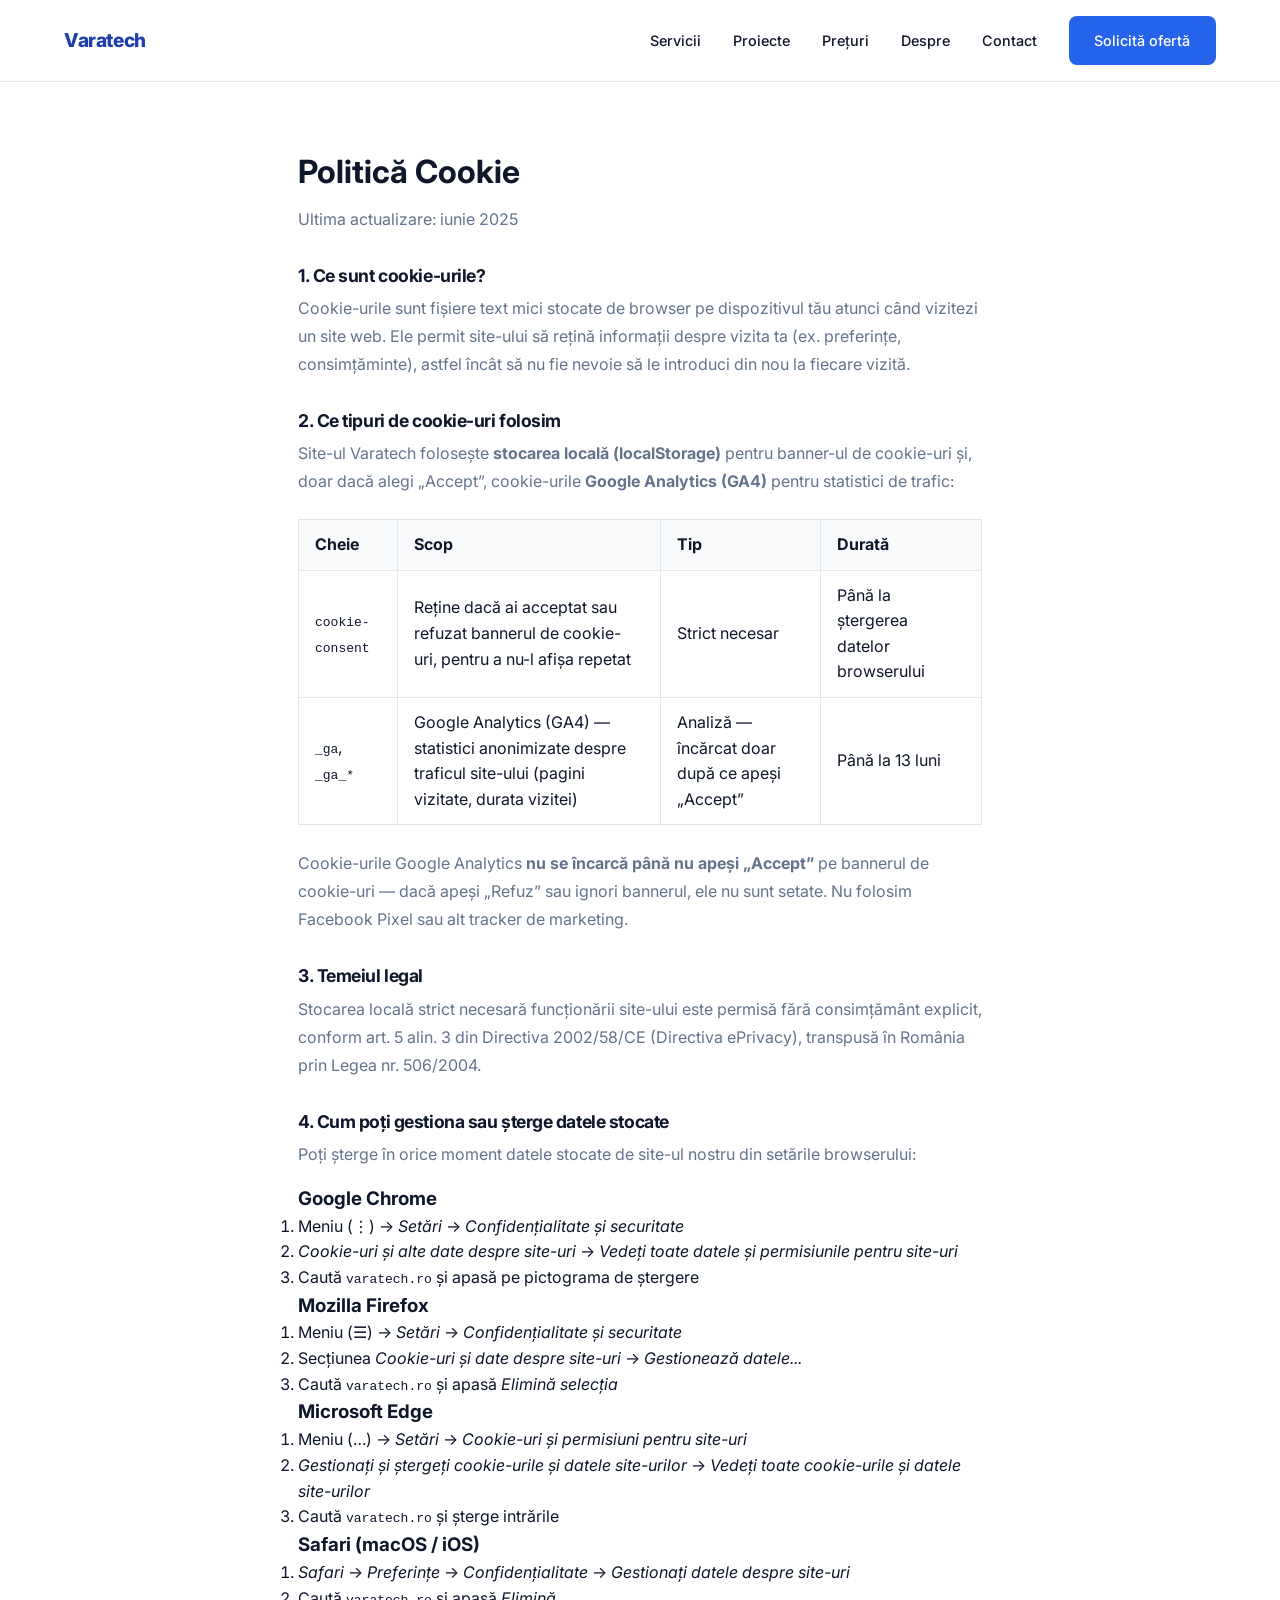
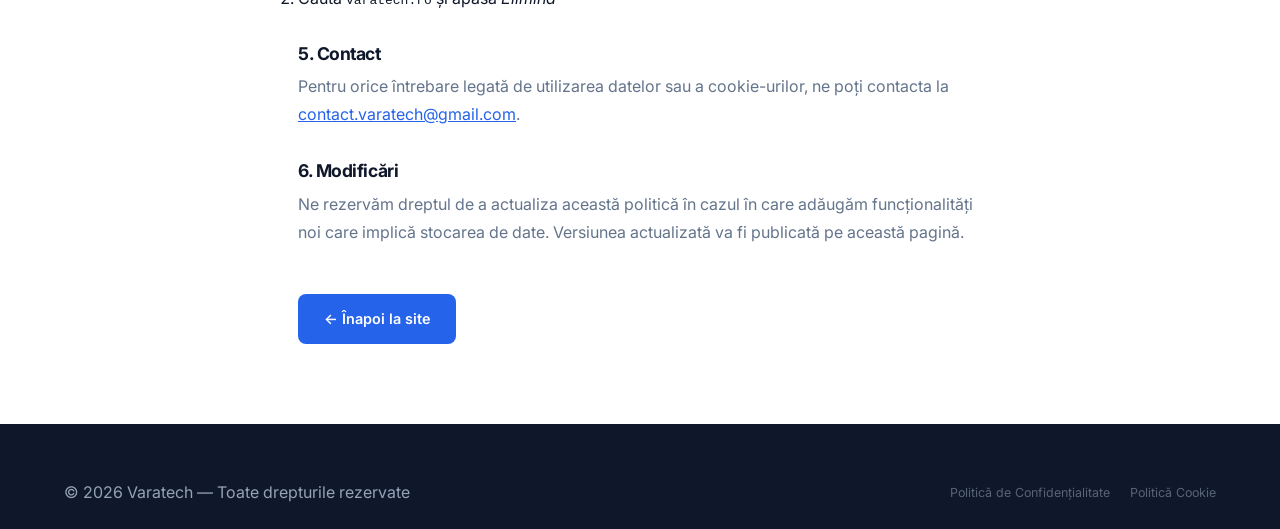
<file: cookies.html>
<!DOCTYPE html>
<html lang="ro">
<head>
  <meta charset="UTF-8">
  <meta name="viewport" content="width=device-width, initial-scale=1.0">
  <title>Politică Cookie — Varatech</title>
  <meta name="description" content="Politica de cookie-uri Varatech: ce date stocăm local, inclusiv Google Analytics după consimțământ, și cum îți poți gestiona preferințele.">
  <link rel="canonical" href="https://varatech.ro/cookies.html">
  <link rel="preconnect" href="https://fonts.googleapis.com">
  <link rel="preconnect" href="https://fonts.gstatic.com" crossorigin>
  <link href="https://fonts.googleapis.com/css2?family=Inter:wght@400;500;600;700;800&display=swap" rel="stylesheet">
  <link rel="stylesheet" href="styles.css">
</head>
<body>
  <header class="site-header">
    <div class="container header-inner">
      <a href="index.html" class="logo">Vara<span>tech</span></a>
      <button class="nav-toggle" id="nav-toggle" aria-label="Meniu">
        <span></span><span></span><span></span>
      </button>
      <nav class="nav" id="main-nav">
        <button class="nav-close" id="nav-close" aria-label="Închide meniu">✕</button>
        <a href="index.html#servicii">Servicii</a>
        <a href="index.html#proiecte">Proiecte</a>
        <a href="index.html#preturi">Prețuri</a>
        <a href="index.html#despre">Despre</a>
        <a href="index.html#contact">Contact</a>
        <a href="index.html#contact" class="btn primary nav-cta">Solicită ofertă</a>
      </nav>
    </div>
  </header>
  <div class="nav-backdrop" id="nav-backdrop"></div>

  <main class="policy-page">
    <div class="container">
      <h1>Politică Cookie</h1>
      <p class="muted">Ultima actualizare: iunie 2025</p>

      <h2>1. Ce sunt cookie-urile?</h2>
      <p>Cookie-urile sunt fișiere text mici stocate de browser pe dispozitivul tău atunci când vizitezi un site web. Ele permit site-ului să rețină informații despre vizita ta (ex. preferințe, consimțăminte), astfel încât să nu fie nevoie să le introduci din nou la fiecare vizită.</p>

      <h2>2. Ce tipuri de cookie-uri folosim</h2>
      <p>Site-ul Varatech folosește <strong>stocarea locală (localStorage)</strong> pentru banner-ul de cookie-uri și, doar dacă alegi „Accept”, cookie-urile <strong>Google Analytics (GA4)</strong> pentru statistici de trafic:</p>

      <table style="width:100%;border-collapse:collapse;margin:1.5rem 0;">
        <thead>
          <tr style="background:var(--bg-2);text-align:left;">
            <th style="padding:0.75rem 1rem;border:1px solid var(--border);">Cheie</th>
            <th style="padding:0.75rem 1rem;border:1px solid var(--border);">Scop</th>
            <th style="padding:0.75rem 1rem;border:1px solid var(--border);">Tip</th>
            <th style="padding:0.75rem 1rem;border:1px solid var(--border);">Durată</th>
          </tr>
        </thead>
        <tbody>
          <tr>
            <td style="padding:0.75rem 1rem;border:1px solid var(--border);"><code>cookie-consent</code></td>
            <td style="padding:0.75rem 1rem;border:1px solid var(--border);">Reține dacă ai acceptat sau refuzat bannerul de cookie-uri, pentru a nu-l afișa repetat</td>
            <td style="padding:0.75rem 1rem;border:1px solid var(--border);">Strict necesar</td>
            <td style="padding:0.75rem 1rem;border:1px solid var(--border);">Până la ștergerea datelor browserului</td>
          </tr>
          <tr>
            <td style="padding:0.75rem 1rem;border:1px solid var(--border);"><code>_ga</code>, <code>_ga_*</code></td>
            <td style="padding:0.75rem 1rem;border:1px solid var(--border);">Google Analytics (GA4) — statistici anonimizate despre traficul site-ului (pagini vizitate, durata vizitei)</td>
            <td style="padding:0.75rem 1rem;border:1px solid var(--border);">Analiză — încărcat doar după ce apeși „Accept”</td>
            <td style="padding:0.75rem 1rem;border:1px solid var(--border);">Până la 13 luni</td>
          </tr>
        </tbody>
      </table>

      <p>Cookie-urile Google Analytics <strong>nu se încarcă până nu apeși „Accept”</strong> pe bannerul de cookie-uri — dacă apeși „Refuz” sau ignori bannerul, ele nu sunt setate. Nu folosim Facebook Pixel sau alt tracker de marketing.</p>

      <h2>3. Temeiul legal</h2>
      <p>Stocarea locală strict necesară funcționării site-ului este permisă fără consimțământ explicit, conform art. 5 alin. 3 din Directiva 2002/58/CE (Directiva ePrivacy), transpusă în România prin Legea nr. 506/2004.</p>

      <h2>4. Cum poți gestiona sau șterge datele stocate</h2>
      <p>Poți șterge în orice moment datele stocate de site-ul nostru din setările browserului:</p>

      <h3>Google Chrome</h3>
      <ol>
        <li>Meniu (⋮) → <em>Setări</em> → <em>Confidențialitate și securitate</em></li>
        <li><em>Cookie-uri și alte date despre site-uri</em> → <em>Vedeți toate datele și permisiunile pentru site-uri</em></li>
        <li>Caută <code>varatech.ro</code> și apasă pe pictograma de ștergere</li>
      </ol>

      <h3>Mozilla Firefox</h3>
      <ol>
        <li>Meniu (☰) → <em>Setări</em> → <em>Confidențialitate și securitate</em></li>
        <li>Secțiunea <em>Cookie-uri și date despre site-uri</em> → <em>Gestionează datele...</em></li>
        <li>Caută <code>varatech.ro</code> și apasă <em>Elimină selecția</em></li>
      </ol>

      <h3>Microsoft Edge</h3>
      <ol>
        <li>Meniu (…) → <em>Setări</em> → <em>Cookie-uri și permisiuni pentru site-uri</em></li>
        <li><em>Gestionați și ștergeți cookie-urile și datele site-urilor</em> → <em>Vedeți toate cookie-urile și datele site-urilor</em></li>
        <li>Caută <code>varatech.ro</code> și șterge intrările</li>
      </ol>

      <h3>Safari (macOS / iOS)</h3>
      <ol>
        <li><em>Safari</em> → <em>Preferințe</em> → <em>Confidențialitate</em> → <em>Gestionați datele despre site-uri</em></li>
        <li>Caută <code>varatech.ro</code> și apasă <em>Elimină</em></li>
      </ol>

      <h2>5. Contact</h2>
      <p>Pentru orice întrebare legată de utilizarea datelor sau a cookie-urilor, ne poți contacta la <a href="mailto:contact.varatech@gmail.com">contact.varatech@gmail.com</a>.</p>

      <h2>6. Modificări</h2>
      <p>Ne rezervăm dreptul de a actualiza această politică în cazul în care adăugăm funcționalități noi care implică stocarea de date. Versiunea actualizată va fi publicată pe această pagină.</p>

      <p style="margin-top:3rem;"><a href="index.html" class="btn primary">← Înapoi la site</a></p>
    </div>
  </main>

  <footer class="site-footer">
    <div class="container">
      <div class="footer-bottom" style="border-top:none;padding-top:0;">
        <p class="muted">© <span id="year"></span> Varatech — Toate drepturile rezervate</p>
        <div class="footer-links-legal">
          <a href="privacy.html">Politică de Confidențialitate</a>
          <a href="cookies.html">Politică Cookie</a>
        </div>
      </div>
    </div>
  </footer>

  <script src="main.js"></script>
</body>
</html>
</file>
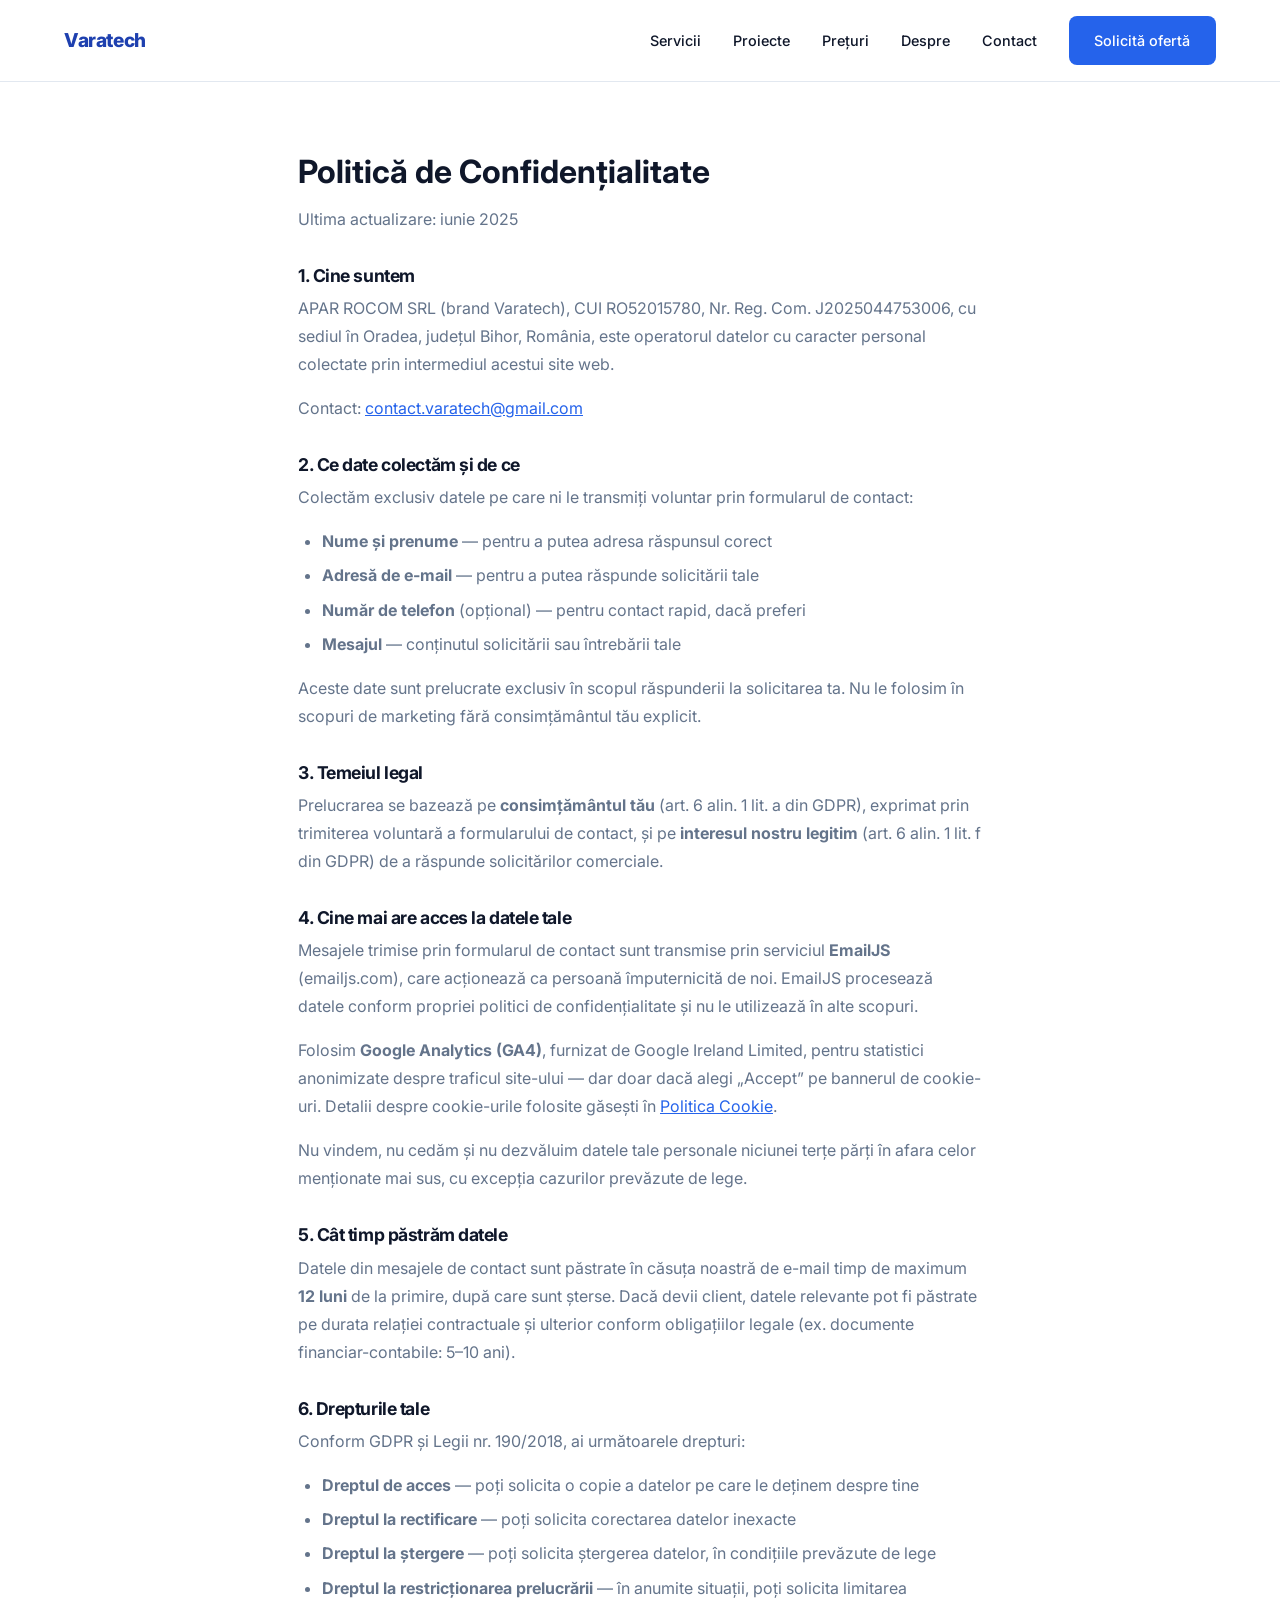
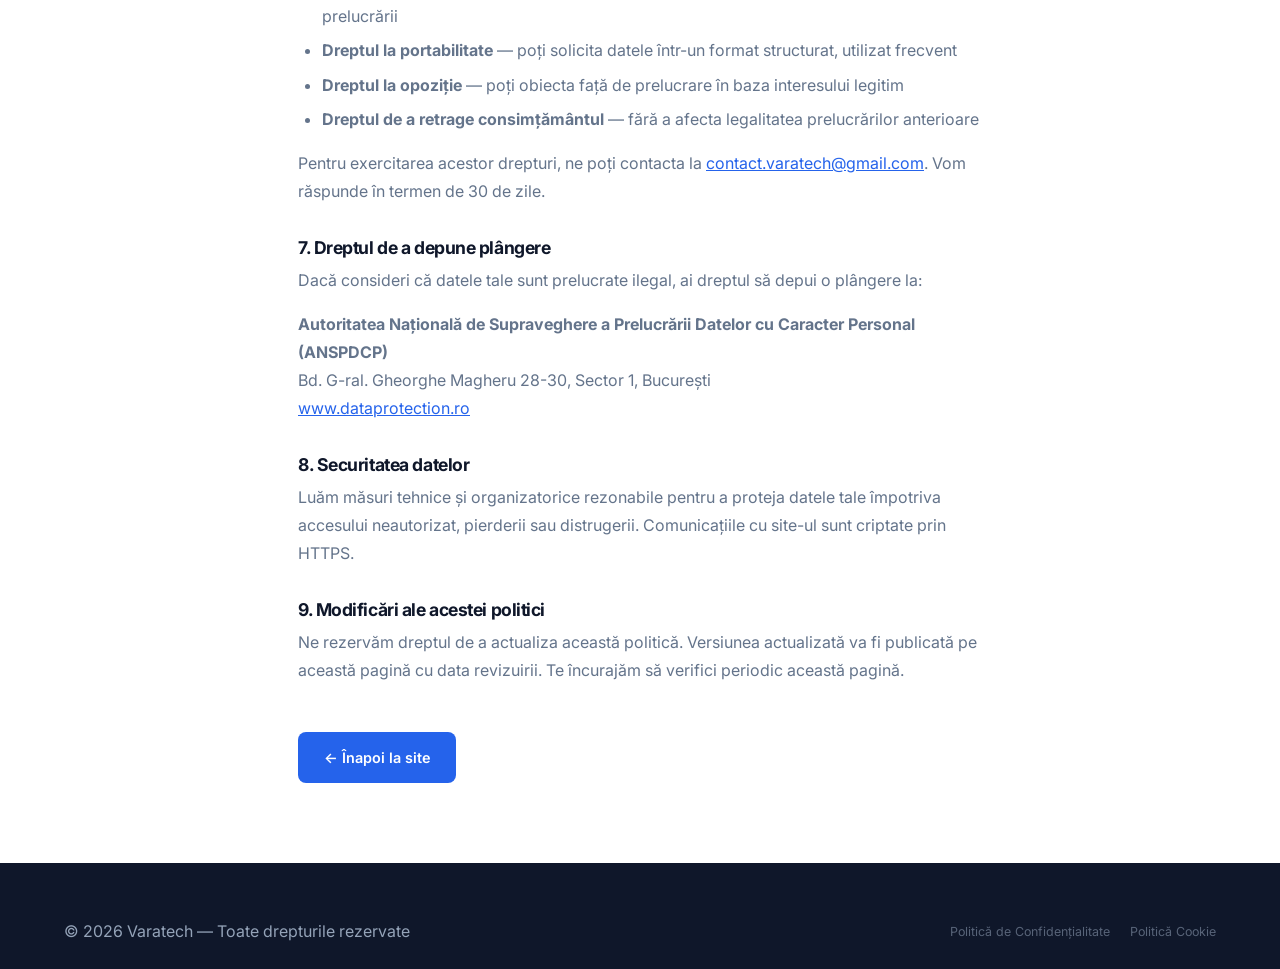
<file: privacy.html>
<!DOCTYPE html>
<html lang="ro">
<head>
  <meta charset="UTF-8">
  <meta name="viewport" content="width=device-width, initial-scale=1.0">
  <title>Politică de Confidențialitate — Varatech</title>
  <meta name="description" content="Politica de confidențialitate Varatech: ce date colectăm, cum le folosim și care sunt drepturile tale conform GDPR.">
  <link rel="canonical" href="https://varatech.ro/privacy.html">
  <link rel="preconnect" href="https://fonts.googleapis.com">
  <link rel="preconnect" href="https://fonts.gstatic.com" crossorigin>
  <link href="https://fonts.googleapis.com/css2?family=Inter:wght@400;500;600;700;800&display=swap" rel="stylesheet">
  <link rel="stylesheet" href="styles.css">
</head>
<body>
  <header class="site-header">
    <div class="container header-inner">
      <a href="index.html" class="logo">Vara<span>tech</span></a>
      <button class="nav-toggle" id="nav-toggle" aria-label="Meniu">
        <span></span><span></span><span></span>
      </button>
      <nav class="nav" id="main-nav">
        <button class="nav-close" id="nav-close" aria-label="Închide meniu">✕</button>
        <a href="index.html#servicii">Servicii</a>
        <a href="index.html#proiecte">Proiecte</a>
        <a href="index.html#preturi">Prețuri</a>
        <a href="index.html#despre">Despre</a>
        <a href="index.html#contact">Contact</a>
        <a href="index.html#contact" class="btn primary nav-cta">Solicită ofertă</a>
      </nav>
    </div>
  </header>
  <div class="nav-backdrop" id="nav-backdrop"></div>

  <main class="policy-page">
    <div class="container">
      <h1>Politică de Confidențialitate</h1>
      <p class="muted">Ultima actualizare: iunie 2025</p>

      <h2>1. Cine suntem</h2>
      <p>APAR ROCOM SRL (brand Varatech), CUI RO52015780, Nr. Reg. Com. J2025044753006, cu sediul în Oradea, județul Bihor, România, este operatorul datelor cu caracter personal colectate prin intermediul acestui site web.</p>
      <p>Contact: <a href="mailto:contact.varatech@gmail.com">contact.varatech@gmail.com</a></p>

      <h2>2. Ce date colectăm și de ce</h2>
      <p>Colectăm exclusiv datele pe care ni le transmiți voluntar prin formularul de contact:</p>
      <ul>
        <li><strong>Nume și prenume</strong> — pentru a putea adresa răspunsul corect</li>
        <li><strong>Adresă de e-mail</strong> — pentru a putea răspunde solicitării tale</li>
        <li><strong>Număr de telefon</strong> (opțional) — pentru contact rapid, dacă preferi</li>
        <li><strong>Mesajul</strong> — conținutul solicitării sau întrebării tale</li>
      </ul>
      <p>Aceste date sunt prelucrate exclusiv în scopul răspunderii la solicitarea ta. Nu le folosim în scopuri de marketing fără consimțământul tău explicit.</p>

      <h2>3. Temeiul legal</h2>
      <p>Prelucrarea se bazează pe <strong>consimțământul tău</strong> (art. 6 alin. 1 lit. a din GDPR), exprimat prin trimiterea voluntară a formularului de contact, și pe <strong>interesul nostru legitim</strong> (art. 6 alin. 1 lit. f din GDPR) de a răspunde solicitărilor comerciale.</p>

      <h2>4. Cine mai are acces la datele tale</h2>
      <p>Mesajele trimise prin formularul de contact sunt transmise prin serviciul <strong>EmailJS</strong> (emailjs.com), care acționează ca persoană împuternicită de noi. EmailJS procesează datele conform propriei politici de confidențialitate și nu le utilizează în alte scopuri.</p>
      <p>Folosim <strong>Google Analytics (GA4)</strong>, furnizat de Google Ireland Limited, pentru statistici anonimizate despre traficul site-ului — dar doar dacă alegi „Accept” pe bannerul de cookie-uri. Detalii despre cookie-urile folosite găsești în <a href="cookies.html">Politica Cookie</a>.</p>
      <p>Nu vindem, nu cedăm și nu dezvăluim datele tale personale niciunei terțe părți în afara celor menționate mai sus, cu excepția cazurilor prevăzute de lege.</p>

      <h2>5. Cât timp păstrăm datele</h2>
      <p>Datele din mesajele de contact sunt păstrate în căsuța noastră de e-mail timp de maximum <strong>12 luni</strong> de la primire, după care sunt șterse. Dacă devii client, datele relevante pot fi păstrate pe durata relației contractuale și ulterior conform obligațiilor legale (ex. documente financiar-contabile: 5–10 ani).</p>

      <h2>6. Drepturile tale</h2>
      <p>Conform GDPR și Legii nr. 190/2018, ai următoarele drepturi:</p>
      <ul>
        <li><strong>Dreptul de acces</strong> — poți solicita o copie a datelor pe care le deținem despre tine</li>
        <li><strong>Dreptul la rectificare</strong> — poți solicita corectarea datelor inexacte</li>
        <li><strong>Dreptul la ștergere</strong> — poți solicita ștergerea datelor, în condițiile prevăzute de lege</li>
        <li><strong>Dreptul la restricționarea prelucrării</strong> — în anumite situații, poți solicita limitarea prelucrării</li>
        <li><strong>Dreptul la portabilitate</strong> — poți solicita datele într-un format structurat, utilizat frecvent</li>
        <li><strong>Dreptul la opoziție</strong> — poți obiecta față de prelucrare în baza interesului legitim</li>
        <li><strong>Dreptul de a retrage consimțământul</strong> — fără a afecta legalitatea prelucrărilor anterioare</li>
      </ul>
      <p>Pentru exercitarea acestor drepturi, ne poți contacta la <a href="mailto:contact.varatech@gmail.com">contact.varatech@gmail.com</a>. Vom răspunde în termen de 30 de zile.</p>

      <h2>7. Dreptul de a depune plângere</h2>
      <p>Dacă consideri că datele tale sunt prelucrate ilegal, ai dreptul să depui o plângere la:</p>
      <p><strong>Autoritatea Națională de Supraveghere a Prelucrării Datelor cu Caracter Personal (ANSPDCP)</strong><br>
      Bd. G-ral. Gheorghe Magheru 28-30, Sector 1, București<br>
      <a href="https://www.dataprotection.ro" target="_blank" rel="noopener">www.dataprotection.ro</a></p>

      <h2>8. Securitatea datelor</h2>
      <p>Luăm măsuri tehnice și organizatorice rezonabile pentru a proteja datele tale împotriva accesului neautorizat, pierderii sau distrugerii. Comunicațiile cu site-ul sunt criptate prin HTTPS.</p>

      <h2>9. Modificări ale acestei politici</h2>
      <p>Ne rezervăm dreptul de a actualiza această politică. Versiunea actualizată va fi publicată pe această pagină cu data revizuirii. Te încurajăm să verifici periodic această pagină.</p>

      <p style="margin-top:3rem;"><a href="index.html" class="btn primary">← Înapoi la site</a></p>
    </div>
  </main>

  <footer class="site-footer">
    <div class="container">
      <div class="footer-bottom" style="border-top:none;padding-top:0;">
        <p class="muted">© <span id="year"></span> Varatech — Toate drepturile rezervate</p>
        <div class="footer-links-legal">
          <a href="privacy.html">Politică de Confidențialitate</a>
          <a href="cookies.html">Politică Cookie</a>
        </div>
      </div>
    </div>
  </footer>

  <script src="main.js"></script>
</body>
</html>
</file>
<file: styles.css>
/* Varatech */
:root{
  --accent-1:#2563eb;
  --accent-2:#1e40af;
  --bg-1:#ffffff;
  --bg-2:#f8fafc;
  --text:#0f172a;
  --muted:#64748b;
  --border:#e2e8f0;
  --radius-sm:8px;
  --radius:14px;
  --shadow:0 4px 16px rgba(0,0,0,0.06);
  --shadow-hover:0 8px 32px rgba(37,99,235,0.12);
  --footer-bg:#0f172a;
  --footer-text:#94a3b8;
  --accent-warm:#f97316;
  --font-display:'Space Grotesk','Inter',system-ui,-apple-system,'Segoe UI',Roboto,sans-serif;
}
*{box-sizing:border-box;margin:0;padding:0}
html{scroll-behavior:smooth}
body{
  font-family:'Inter',system-ui,-apple-system,'Segoe UI',Roboto,sans-serif;
  background:var(--bg-1);color:var(--text);
  -webkit-font-smoothing:antialiased;
  line-height:1.6;
}
h1,h2,h3,.logo,.stat-num{font-family:var(--font-display)}
img{display:block;max-width:100%}
.container{max-width:1200px;margin:0 auto;padding:0 1.5rem}

/* ── Header ── */
.site-header{
  background:white;
  padding:1rem 0;
  position:sticky;top:0;z-index:40;
  border-bottom:1px solid var(--border);
}
.header-inner{display:flex;align-items:center;justify-content:space-between;gap:1.5rem}
.logo{font-weight:800;color:var(--accent-2);text-decoration:none;font-size:1.2rem;letter-spacing:-0.02em}
.nav{display:flex;align-items:center;gap:2rem}
.nav>a{color:var(--text);text-decoration:none;font-weight:500;font-size:0.9rem;transition:color 0.2s}
.nav>a:hover{color:var(--accent-1)}
.lang-switch{display:flex;align-items:center;gap:0.4rem}
.lang-btn{
  background:none;border:none;font-family:inherit;font-size:0.85rem;font-weight:600;
  color:var(--muted);cursor:pointer;padding:0.25rem;transition:color 0.2s;
}
.lang-btn:hover{color:var(--accent-1)}
.lang-btn.active{color:var(--accent-warm)}
.lang-sep{color:var(--border);font-size:0.8rem}
.nav-backdrop,.nav-close,.nav-cta{display:none}
.nav-toggle{display:none;background:none;border:0;cursor:pointer;padding:4px}
.nav-toggle span{display:block;width:22px;height:2px;background:var(--text);margin:5px 0;border-radius:2px}

/* ── Buttons ── */
.btn{
  display:inline-block;
  padding:0.8rem 1.6rem;
  border-radius:var(--radius-sm);
  text-decoration:none;font-weight:600;font-size:0.9rem;
  transition:all 0.2s;cursor:pointer;border:none;font-family:inherit;
}
.btn.primary{background:var(--accent-1);color:white}
.btn.primary:hover{background:var(--accent-2);transform:translateY(-1px);box-shadow:0 4px 14px rgba(37,99,235,0.3)}
.btn.outline{border:1px solid rgba(255,255,255,0.55);color:white;background:transparent}
.btn.outline:hover{background:rgba(255,255,255,0.12)}

/* ── Hero ── */
.hero{
  min-height:88vh;
  display:flex;align-items:center;
  background-image:url('https://images.unsplash.com/photo-1497366216548-37526070297c?auto=format&fit=crop&w=1920&q=80');
  background-size:cover;background-position:center;background-attachment:fixed;
  position:relative;
}
.hero::before{
  content:'';position:absolute;inset:0;
  background:linear-gradient(135deg,rgba(15,23,42,0.78) 0%,rgba(30,64,175,0.45) 100%);
}
.hero-inner{
  position:relative;z-index:1;text-align:center;
  max-width:760px;margin:0 auto;padding:5rem 0;
}
.hero h1{
  font-size:3.5rem;font-weight:800;color:white;
  line-height:1.12;letter-spacing:-0.03em;margin-bottom:1.25rem;
}
.hero p{color:rgba(255,255,255,0.82);font-size:1.1rem;margin-bottom:2.5rem;line-height:1.7}
.hero-ctas{display:flex;gap:1rem;justify-content:center;flex-wrap:wrap}
.hero-micro{color:rgba(255,255,255,0.7);font-size:0.8rem;margin-top:1.1rem;margin-bottom:0}


/* ── Scroll reveal ── */
.reveal{opacity:0;transform:translateY(18px);transition:opacity 0.6s ease,transform 0.6s ease}
.reveal.visible{opacity:1;transform:translateY(0)}
@media (prefers-reduced-motion:reduce){
  .reveal{opacity:1;transform:none;transition:none}
}

/* ── Stats ── */
.stats{background:var(--bg-1);border-bottom:1px solid var(--border)}
.stats-grid{display:grid;grid-template-columns:repeat(3,1fr);text-align:center}
.stat{padding:2rem 1rem;border-right:1px solid var(--border)}
.stat:last-child{border-right:none}
.stat-num{display:block;font-size:2.25rem;font-weight:800;color:var(--accent-1);letter-spacing:-0.03em;line-height:1;margin-bottom:0.35rem}
.stat-num-warm{color:var(--accent-warm)}
.stat-label{font-size:0.875rem;color:var(--muted);font-weight:500}

/* ── Section labels & headings ── */
.section-label{
  display:inline-block;font-size:0.75rem;font-weight:700;letter-spacing:0.1em;
  text-transform:uppercase;color:var(--accent-1);margin-bottom:0.6rem;
}
h2{font-size:2.1rem;font-weight:800;letter-spacing:-0.025em;line-height:1.2;margin-bottom:0.75rem}
.lead{color:var(--muted);font-size:1rem;margin-bottom:2.5rem;line-height:1.65}

/* ── Services ── */
.services{padding:5rem 0;background:var(--bg-2)}
.services-grid{display:grid;grid-template-columns:repeat(auto-fit,minmax(280px,1fr));gap:1.25rem}
.card{
  background:white;border-radius:var(--radius);padding:1.75rem;
  border:1px solid var(--border);
  transition:border-color 0.25s,box-shadow 0.25s,transform 0.25s;
}
.card:hover{border-color:var(--accent-1);box-shadow:var(--shadow-hover);transform:translateY(-3px)}
.icon-wrap{
  width:2.75rem;height:2.75rem;background:#eff6ff;
  border-radius:10px;display:flex;align-items:center;justify-content:center;
  margin-bottom:1.25rem;flex-shrink:0;
}
.icon-wrap .icon{width:1.15rem;height:1.15rem;color:var(--accent-1)}
.card h3{font-size:0.95rem;font-weight:700;margin-bottom:0.3rem;color:var(--text)}
.card>p{color:var(--muted);font-size:0.875rem;line-height:1.55;margin:0}
.details-btn{
  display:inline-flex;align-items:center;gap:0.3rem;margin-top:1rem;
  padding:0;background:none;border:none;
  color:var(--accent-1);font-size:0.8rem;font-weight:600;cursor:pointer;
  transition:color 0.2s;font-family:inherit;
}
.details-btn:hover{color:var(--accent-2)}
.btn-icon{display:inline-block;transition:transform 0.3s ease;line-height:1}
.card.expanded .btn-icon{transform:rotate(180deg)}
.details{max-height:0;overflow:hidden;transition:max-height 0.4s ease}
.card.expanded .details{max-height:300px}
.details-inner{margin-top:1rem;padding-top:1rem;border-top:1px solid var(--border)}
.details-inner p{color:var(--muted);font-size:0.875rem;line-height:1.6;margin:0}

/* ── Portfolio ── */
.portfolio{padding:5rem 0;background:var(--bg-1)}
.portfolio-showcase{
  display:grid;grid-template-columns:1.1fr 1fr;gap:3rem;align-items:center;margin-top:2.5rem;
}
.portfolio-images{display:grid;grid-template-columns:1fr 1fr;gap:1rem}
.portfolio-images img{
  width:100%;height:100%;object-fit:cover;border-radius:var(--radius);
  box-shadow:var(--shadow);aspect-ratio:4/3;
}
.portfolio-info h3{font-size:1.35rem;font-weight:800;margin-bottom:0.75rem;color:var(--text)}
.portfolio-info p{color:var(--muted);font-size:0.95rem;line-height:1.65;margin-bottom:1.5rem}

/* ── Pricing ── */
.pricing{padding:5rem 0;background:var(--bg-1)}
.price-grid{display:grid;grid-template-columns:repeat(auto-fit,minmax(260px,1fr));gap:1.25rem;margin-top:2.5rem}
.price-card{
  background:var(--bg-2);border-radius:var(--radius);padding:1.75rem;
  border:1px solid var(--border);
  transition:border-color 0.25s,box-shadow 0.25s,transform 0.25s;
}
.price-card:hover{border-color:var(--accent-1);box-shadow:var(--shadow-hover);transform:translateY(-3px)}
.price-tier{
  font-size:0.75rem;font-weight:700;letter-spacing:0.09em;text-transform:uppercase;
  color:var(--muted);margin-bottom:0.5rem;
}
.price-name{font-size:1rem;font-weight:700;color:var(--text);margin-bottom:0.6rem}
.price-value{font-size:1.5rem;font-weight:800;color:var(--accent-1);letter-spacing:-0.02em;margin-bottom:1.1rem}
.price-value span{font-size:0.55em;font-weight:500;color:var(--muted)}
.price-features{list-style:none;display:flex;flex-direction:column;gap:0.55rem}
.price-features li{
  padding-left:1.4rem;position:relative;font-size:0.875rem;color:var(--muted);line-height:1.5;
}
.price-features li::before{
  content:'✓';position:absolute;left:0;top:0;
  color:var(--accent-1);font-weight:800;font-size:0.8rem;
}

/* ── About ── */
.about{padding:5rem 0;background:var(--bg-1)}
.about-inner{display:grid;grid-template-columns:1fr 1fr;gap:5rem;align-items:center}
.about-image{border-radius:var(--radius);overflow:hidden;box-shadow:var(--shadow);aspect-ratio:4/3}
.about-image img{width:100%;height:100%;object-fit:cover}
.about-content .section-label{display:block}
.about-content h2{margin-bottom:1rem}
.about-content>p{color:var(--muted);font-size:1rem;line-height:1.75;margin-bottom:2rem}
.about-content>p a{color:var(--accent-1);text-decoration:underline}
.feature-list{list-style:none;display:flex;flex-direction:column;gap:0.9rem}
.feature-list li{
  display:flex;align-items:center;gap:0.75rem;
  font-size:0.9rem;font-weight:500;color:var(--text);
}
.feature-list li::before{
  content:'✓';flex-shrink:0;
  width:1.5rem;height:1.5rem;
  background:#eff6ff;color:var(--accent-1);
  border-radius:50%;display:flex;align-items:center;justify-content:center;
  font-size:0.7rem;font-weight:800;
}

/* ── Contact ── */
.contact{padding:5rem 0;background:var(--bg-2)}
.contact-inner{display:grid;grid-template-columns:1fr 1.5fr;gap:4rem;align-items:start}
.contact-info .section-label{display:block}
.contact-info h2{margin-bottom:0.75rem}
.contact-info>.lead{margin-bottom:0}
.contact-details{display:flex;flex-direction:column;gap:0.65rem;margin-top:2rem}
.contact-details a,.contact-details span{
  color:var(--text);text-decoration:none;font-size:0.9rem;font-weight:500;
  display:flex;align-items:center;gap:0.6rem;
}
.contact-details a:hover{color:var(--accent-1)}
.contact-form-wrap{background:white;border-radius:var(--radius);padding:2.25rem;border:1px solid var(--border)}
.contact-form{display:flex;flex-direction:column;gap:1.1rem}
.form-row{display:flex;flex-direction:column;gap:0.35rem}
.form-row label{font-size:0.8rem;color:var(--muted);font-weight:600;letter-spacing:0.01em}
.form-row input,.form-row textarea,.form-row select{
  padding:0.75rem 0.9rem;border-radius:var(--radius-sm);
  border:1px solid var(--border);background:var(--bg-1);
  font-family:inherit;font-size:0.9rem;color:var(--text);
  transition:border-color 0.2s,box-shadow 0.2s;
}
.form-row input:focus,.form-row textarea:focus,.form-row select:focus{
  outline:none;border-color:var(--accent-1);box-shadow:0 0 0 3px rgba(37,99,235,0.1);
}
.form-more-btn{
  display:inline-flex;align-items:center;gap:0.3rem;align-self:flex-start;
  padding:0;background:none;border:none;
  color:var(--accent-1);font-size:0.85rem;font-weight:600;cursor:pointer;
  transition:color 0.2s;font-family:inherit;margin-top:-0.3rem;
}
.form-more-btn:hover{color:var(--accent-2)}
.form-more-btn .btn-icon{display:inline-block;transition:transform 0.3s ease;line-height:1}
.form-more-btn.open .btn-icon{transform:rotate(180deg)}
.form-extra{max-height:0;overflow:hidden;transition:max-height 0.4s ease}
.form-extra.open{max-height:400px}
.form-extra-inner{display:flex;flex-direction:column;gap:1.1rem;padding-top:1.1rem}
.form-actions{margin-top:0.5rem}
.form-actions .btn{display:block;width:100%;text-align:center}
.form-micro{color:var(--muted);font-size:0.8rem;text-align:center;margin-top:0.75rem;margin-bottom:0}

/* ── Policy pages ── */
.policy-page{max-width:780px;margin:0 auto;padding:4rem 1.5rem}
.policy-page h1{font-size:2rem;margin-bottom:0.5rem}
.policy-page h2{font-size:1.1rem;font-weight:700;margin:2rem 0 0.5rem}
.policy-page p,.policy-page ul{color:var(--muted);line-height:1.75;margin-bottom:1rem}
.policy-page ul{padding-left:1.5rem}
.policy-page ul li{margin-bottom:0.4rem}
.policy-page a{color:var(--accent-1)}
.policy-meta{color:var(--muted);font-size:0.875rem;margin-bottom:3rem;padding-bottom:2rem;border-bottom:1px solid var(--border)}

/* ── Footer ── */
.site-footer{background:var(--footer-bg);color:var(--footer-text);padding:3.5rem 0 1.5rem}
.footer-grid{
  display:grid;grid-template-columns:1.6fr 1fr 1fr;gap:3rem;
  padding-bottom:2.5rem;border-bottom:1px solid rgba(255,255,255,0.07);margin-bottom:1.5rem;
}
.footer-brand strong{color:white;font-size:1.1rem;font-weight:800;letter-spacing:-0.02em}
.footer-brand>p{margin-top:0.5rem;font-size:0.875rem;line-height:1.6}
.footer-col h3{color:white;font-size:0.75rem;font-weight:700;letter-spacing:0.09em;text-transform:uppercase;margin-bottom:1rem}
.footer-col a,.footer-col span{
  display:block;color:var(--footer-text);text-decoration:none;
  font-size:0.875rem;margin-bottom:0.6rem;transition:color 0.2s;
}
.footer-col a:hover{color:white}
.footer-legal{
  font-size:0.78rem;color:rgba(148,163,184,0.5);line-height:1.7;
  padding-bottom:1.25rem;border-bottom:1px solid rgba(255,255,255,0.07);margin-bottom:1.25rem;
}
.footer-bottom{
  display:flex;align-items:center;justify-content:space-between;flex-wrap:wrap;gap:0.75rem;
}
.footer-muted{color:rgba(148,163,184,0.45);font-size:0.8rem}
.footer-links-legal{display:flex;flex-wrap:wrap;gap:1.25rem}
.footer-links-legal a{
  color:rgba(148,163,184,0.55);text-decoration:none;font-size:0.78rem;transition:color 0.2s;
}
.footer-links-legal a:hover{color:white}

/* ── Cookie Banner ── */
.cookie-banner{
  position:fixed;bottom:0;left:0;right:0;z-index:999;
  background:#1e293b;color:#e2e8f0;
  padding:1rem 2rem;
  display:none;
  align-items:center;justify-content:space-between;
  gap:1rem;flex-wrap:wrap;
  box-shadow:0 -4px 24px rgba(0,0,0,0.25);
}
.cookie-banner p{font-size:0.875rem;margin:0}
.cookie-banner a{color:#93c5fd}
.cookie-actions{display:flex;gap:0.6rem;flex-shrink:0}
.btn-cookie-reject{
  padding:0.45rem 1rem;border-radius:6px;
  background:transparent;border:1px solid rgba(255,255,255,0.22);
  color:#e2e8f0;font-size:0.825rem;font-weight:500;cursor:pointer;
  transition:border-color 0.2s;font-family:inherit;
}
.btn-cookie-reject:hover{border-color:rgba(255,255,255,0.5)}
.btn-cookie-accept{
  padding:0.45rem 1rem;border-radius:6px;
  background:var(--accent-1);border:none;
  color:white;font-size:0.825rem;font-weight:600;cursor:pointer;
  transition:background 0.2s;font-family:inherit;
}
.btn-cookie-accept:hover{background:var(--accent-2)}

/* ── Responsive ── */
@media (max-width:1024px){
  .hero h1{font-size:2.75rem}
}
@media (max-width:880px){
  .nav-backdrop{
    display:block;position:fixed;inset:0;
    background:rgba(0,0,0,0.45);z-index:38;
    opacity:0;pointer-events:none;transition:opacity 0.3s;
  }
  .nav-backdrop.show{opacity:1;pointer-events:all}
  .nav{
    display:flex;flex-direction:column;align-items:flex-start;
    position:fixed;top:0;right:0;
    width:min(300px,85vw);height:100vh;
    background:white;padding:5rem 2rem 2rem;
    gap:0;box-shadow:-8px 0 40px rgba(0,0,0,0.15);z-index:39;
    transform:translateX(100%);transition:transform 0.3s ease;
  }
  .nav.show{transform:translateX(0)}
  .nav>a{
    display:block;width:100%;
    padding:0.9rem 0;border-bottom:1px solid var(--border);font-size:1rem;
  }
  .nav-close{
    display:block;position:absolute;top:1.1rem;right:1.25rem;
    background:none;border:none;font-size:1.4rem;cursor:pointer;
    color:var(--muted);line-height:1;font-family:inherit;
  }
  .nav-cta{display:block;margin-top:1.5rem;text-align:center;width:100%}
  .lang-switch{margin-top:1.25rem;justify-content:center;width:100%}
  .nav-toggle{display:block}

  .hero{min-height:75vh;background-attachment:scroll}
  .hero h1{font-size:2.1rem}
  .hero p{font-size:0.975rem}

  .stats-grid{grid-template-columns:1fr}
  .stat{border-right:none;border-bottom:1px solid var(--border)}
  .stat:last-child{border-bottom:none}

  .services-grid{grid-template-columns:1fr}

  .portfolio-showcase{grid-template-columns:1fr;gap:1.75rem}
  .portfolio-images{grid-template-columns:1fr}

  .about-inner{grid-template-columns:1fr;gap:2.5rem}
  .about-image{aspect-ratio:16/9}

  .contact-inner{grid-template-columns:1fr;gap:2.5rem}

  .footer-grid{grid-template-columns:1fr;gap:2rem}
  .footer-bottom{flex-direction:column;align-items:flex-start}

  .cookie-banner{flex-direction:column;align-items:flex-start}
}

@media (max-width:480px){
  .hero h1{font-size:1.85rem}
  .hero-ctas{flex-direction:column;align-items:center}
  .hero-ctas .btn{width:100%;max-width:320px;text-align:center}
  h2{font-size:1.75rem}
  .stat-num{font-size:1.85rem}
  .contact-form-wrap{padding:1.5rem}
}
</file>
